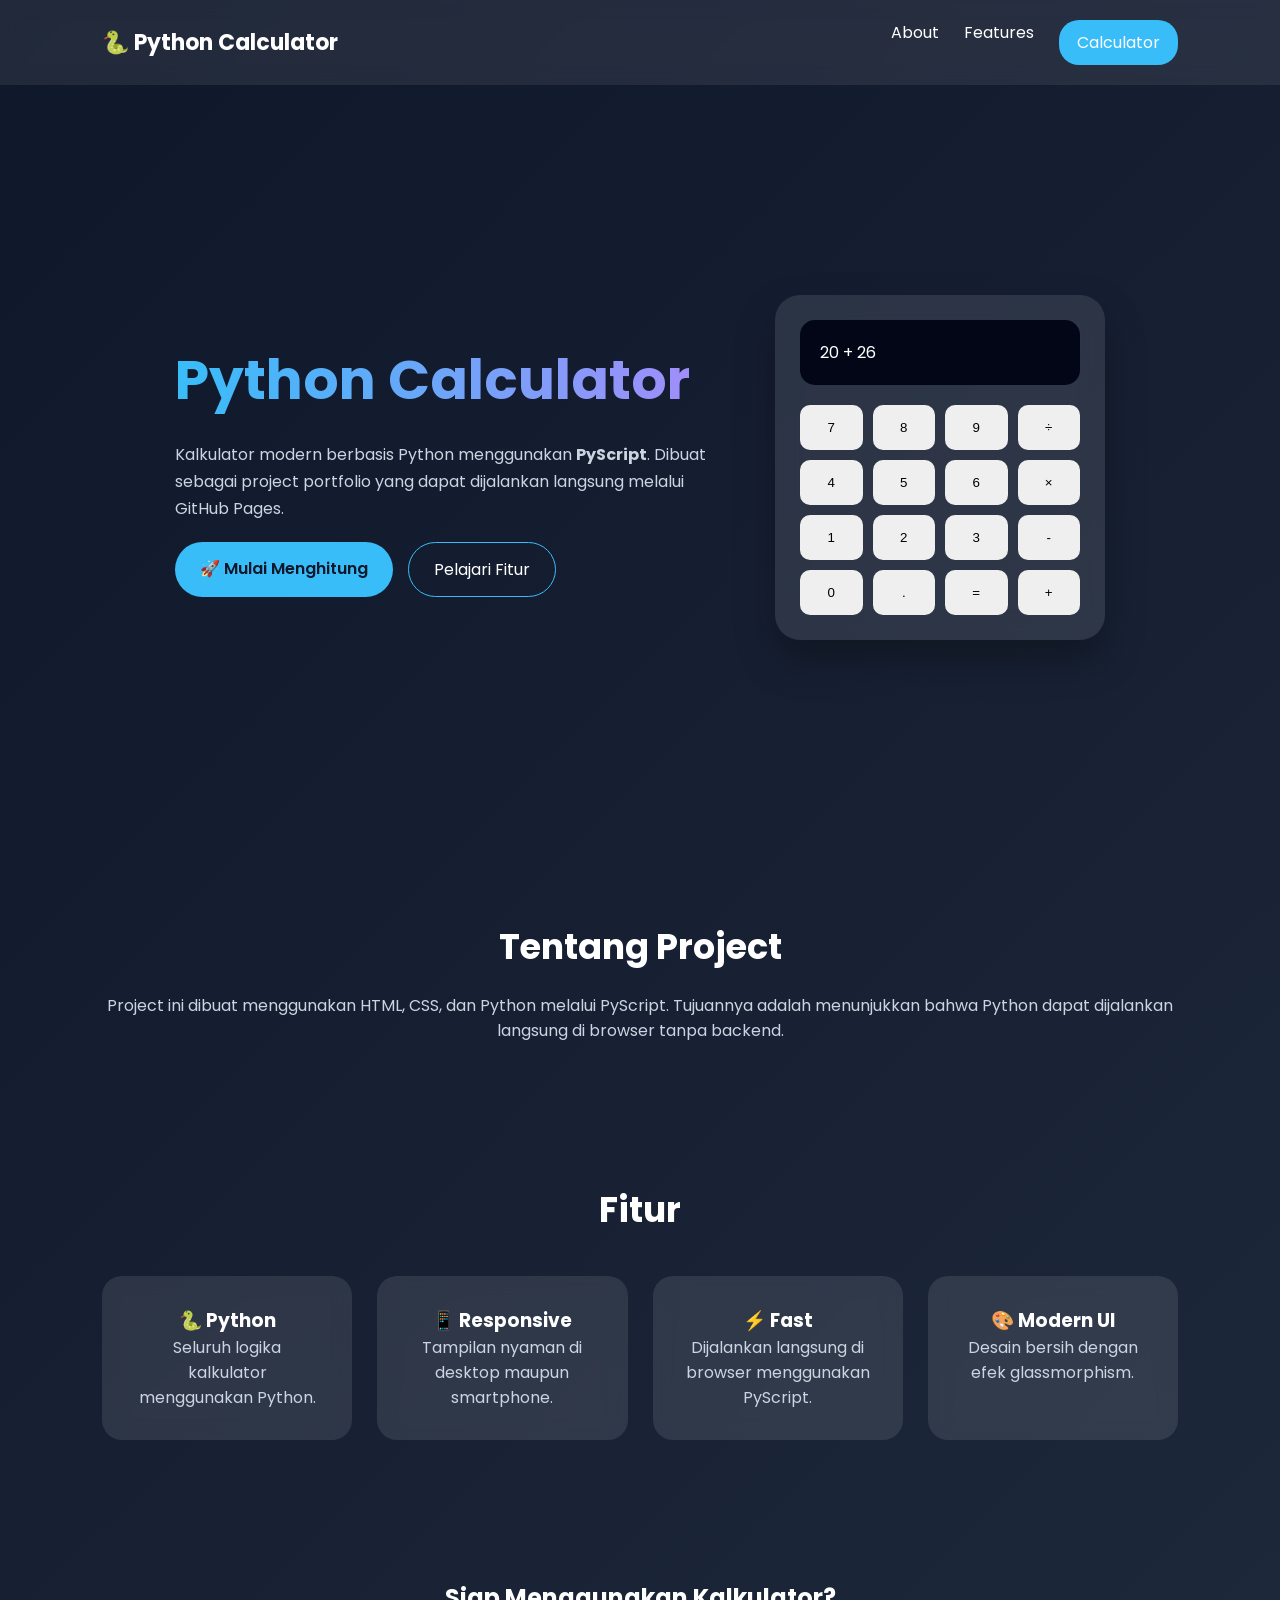
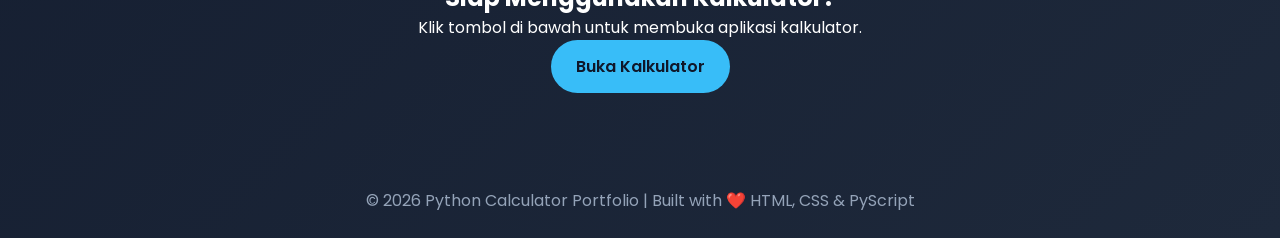
<file: index.html>
<!DOCTYPE html>
<html lang="id">
<head>
    <meta charset="UTF-8">
    <meta name="viewport" content="width=device-width, initial-scale=1.0">
    <title>Python Calculator</title>
    <link rel="stylesheet" href="style.css">
    <!-- Google Font -->
    <link rel="preconnect" href="https://fonts.googleapis.com">
    <link rel="preconnect" href="https://fonts.gstatic.com" crossorigin>
    <link href="https://fonts.googleapis.com/css2?family=Poppins:wght@300;400;600;700&display=swap" rel="stylesheet">
</head>
<body>
    <!-- Header -->
    <header class="navbar">
        <div class="logo">
            🐍 Python Calculator
        </div>
        <nav>
            <a href="#about">About</a>
            <a href="#features">Features</a>
            <a href="calculator.html" class="btn-nav">Calculator</a>
        </nav>
    </header>
    <!-- Hero -->
    <section class="hero">
        <div class="hero-text">
            <h1>Python Calculator</h1>
            <p>
                Kalkulator modern berbasis Python menggunakan
                <strong>PyScript</strong>.
                Dibuat sebagai project portfolio yang dapat dijalankan
                langsung melalui GitHub Pages.
            </p>
            <div class="hero-buttons">
                <a href="calculator.html" class="btn-primary">
                    🚀 Mulai Menghitung
                </a>
                <a href="#features" class="btn-secondary">
                    Pelajari Fitur
                </a>
            </div>
        </div>
        <div class="hero-image">
            <div class="card-preview">
                <div class="display">
                    20 + 26
                </div>
                <div class="preview-buttons">
                    <button>7</button>
                    <button>8</button>
                    <button>9</button>
                    <button>÷</button>

                    <button>4</button>
                    <button>5</button>
                    <button>6</button>
                    <button>×</button>

                    <button>1</button>
                    <button>2</button>
                    <button>3</button>
                    <button>-</button>

                    <button>0</button>
                    <button>.</button>
                    <button>=</button>
                    <button>+</button>
                </div>
            </div>
        </div>
    </section>
    <!-- About -->
    <section id="about" class="section">
        <h2>Tentang Project</h2>
        <p>
            Project ini dibuat menggunakan HTML, CSS,
            dan Python melalui PyScript.
            Tujuannya adalah menunjukkan bahwa Python dapat
            dijalankan langsung di browser tanpa backend.
        </p>
    </section>
    <!-- Features -->
    <section id="features" class="section">
        <h2>Fitur</h2>
        <div class="features">
            <div class="feature-card">
                <h3>🐍 Python</h3>
                <p>Seluruh logika kalkulator menggunakan Python.</p>
            </div>
            <div class="feature-card">
                <h3>📱 Responsive</h3>
                <p>Tampilan nyaman di desktop maupun smartphone.</p>
            </div>
            <div class="feature-card">
                <h3>⚡ Fast</h3>
                <p>Dijalankan langsung di browser menggunakan PyScript.</p>
            </div>
            <div class="feature-card">
                <h3>🎨 Modern UI</h3>
                <p>Desain bersih dengan efek glassmorphism.</p>
            </div>
        </div>
    </section>
    <!-- CTA -->
    <section class="cta">
        <h2>Siap Menggunakan Kalkulator?</h2>
        <p>
            Klik tombol di bawah untuk membuka aplikasi kalkulator.
        </p>
        <a href="calculator.html" class="btn-primary">
            Buka Kalkulator
        </a>
    </section>
    <!-- Footer -->
    <footer>
        <p>
            © 2026 Python Calculator Portfolio |
            Built with ❤️ HTML, CSS & PyScript
        </p>
    </footer>
</body>
</html>
</file>
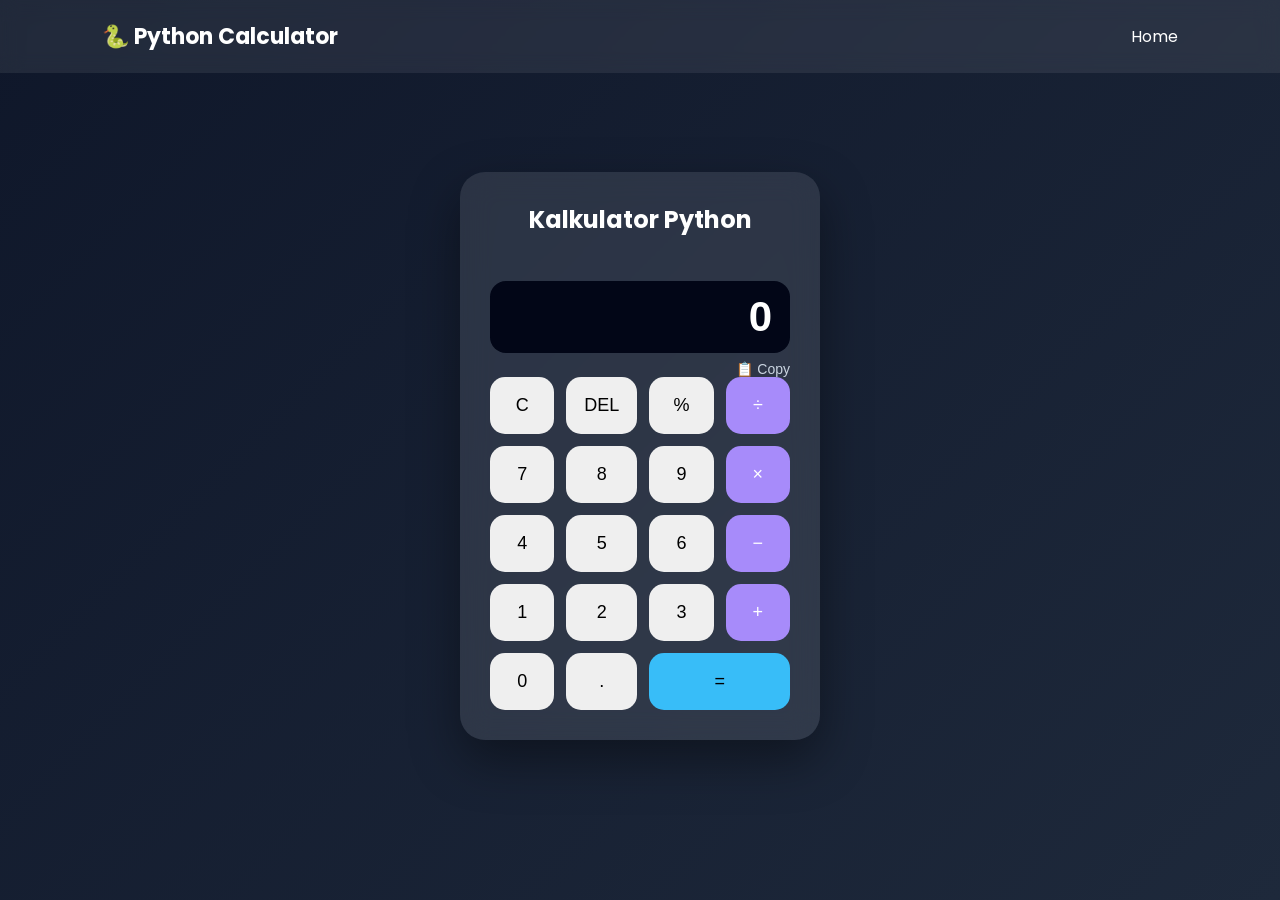
<file: calculator.html>
<!DOCTYPE html>
<html lang="id">
<head>
    <meta charset="UTF-8">
    <meta name="viewport" content="width=device-width, initial-scale=1.0">
    <title>Python Calculator</title>
    <link rel="stylesheet" href="style.css">
    <!-- PyScript -->
    <link rel="stylesheet"
          href="https://pyscript.net/releases/2025.3.1/core.css">
    <script type="module"
            src="https://pyscript.net/releases/2025.3.1/core.js"></script>
    <!-- Google Font -->
    <link rel="preconnect" href="https://fonts.googleapis.com">
    <link rel="preconnect" href="https://fonts.gstatic.com" crossorigin>
    <link href="https://fonts.googleapis.com/css2?family=Poppins:wght@300;400;600;700&display=swap" rel="stylesheet">
</head>
<body>
<header class="navbar">
    <div class="logo">🐍 Python Calculator</div>
    <nav>
        <a href="index.html">Home</a>
    </nav>
</header>
<div class="calculator-container">
    <div class="calculator">
        <h2>Kalkulator Python</h2>
        <div class="display-wrapper">
            <div id="history"></div>
            <input
                id="display"
                type="text"
                readonly
                value="0">
        </div>
        <div class="display-actions">
            <button
                id="copy-btn"
                class="copy-btn"
                onclick="copy_result()">
                📋 Copy
            </button>
        </div>
        
        <div class="buttons">
            <button onclick="clear_display()">C</button>
            <button onclick="delete_last()">DEL</button>
            <button onclick="append('%')">%</button>
            <button class="operator" onclick="append('/')">÷</button>

            <button onclick="append('7')">7</button>
            <button onclick="append('8')">8</button>
            <button onclick="append('9')">9</button>
            <button class="operator" onclick="append('*')">×</button>

            <button onclick="append('4')">4</button>
            <button onclick="append('5')">5</button>
            <button onclick="append('6')">6</button>
            <button class="operator" onclick="append('-')">−</button>

            <button onclick="append('1')">1</button>
            <button onclick="append('2')">2</button>
            <button onclick="append('3')">3</button>
            <button class="operator" onclick="append('+')">+</button>

            <button onclick="append('0')">0</button>
            <button onclick="append('.')">.</button>

            <button class="equal"
                    style="grid-column: span 2;"
                    onclick="calculate()">
                =
            </button>
        </div>
    </div>
</div>

<!-- Memanggil file Python -->
<py-script src="script.py"></py-script>
<!-- <script type="py" src="script.py"></script> -->

</body>
</html>
</file>
<file: style.css>
* {
    margin: 0;
    padding: 0;
    box-sizing: border-box;
}
body {
    font-family: 'Poppins', sans-serif;
    background: linear-gradient(
        135deg,
        #0f172a,
        #1e293b
    );
    color: white;
    min-height: 100vh;
}

/*NAVBAR*/
.navbar {
    width: 100%;
    padding: 20px 8%;
    display: flex;
    justify-content: space-between;
    align-items: center;
    background: rgba(255,255,255,0.08);
    backdrop-filter: blur(10px);
}
.logo {
    font-size: 22px;
    font-weight: 700;
}
nav {
    display: flex;
    gap: 25px;
}
nav a {
    color:white;
    text-decoration:none;
    transition:.3s;
}
nav a:hover {
    color:#38bdf8;
}
.btn-nav {
    background:#38bdf8;
    padding:10px 18px;
    border-radius:20px;
}

/*HERO HOMEPAGE */
.hero {
    min-height:85vh;
    display:flex;
    justify-content:center;
    align-items:center;
    gap:50px;
    padding:50px 8%;
}
.hero-text {
    max-width:550px;
}
.hero-text h1 {
    font-size:55px;
    background:
    linear-gradient(
        90deg,
        #38bdf8,
        #a78bfa
    );
    -webkit-background-clip:text;
    color:transparent;
}
.hero-text p {
    margin:20px 0;
    color:#cbd5e1;
    line-height:1.7;
}
.hero-buttons {
    display:flex;
    gap:15px;
}
.btn-primary,
.btn-secondary {
    display:inline-block;
    padding:14px 25px;
    border-radius:30px;
    text-decoration:none;
    transition:.3s;
}
.btn-primary {
    background:#38bdf8;
    color:#0f172a;
    font-weight:600;
}
.btn-primary:hover {
    transform:translateY(-5px);
}
.btn-secondary {
    border:1px solid #38bdf8;
    color:white;
}

/*CALCULATOR PREVIEW */
.card-preview {
    width:330px;
    padding:25px;
    border-radius:25px;
    background:
    rgba(255,255,255,.1);
    backdrop-filter:blur(15px);
    box-shadow:
    0 20px 40px rgba(0,0,0,.3);
}
.display {
    background:#020617;
    padding:20px;
    border-radius:15px;
    margin-bottom:20px;
}
.preview-buttons {
    display:grid;
    grid-template-columns:repeat(4,1fr);
    gap:10px;
}
.preview-buttons button {
    padding:15px;
    border-radius:10px;
    border:none;
}

/*SECTION */
.section {
    padding:70px 8%;
    text-align:center;
}
.section h2 {
    font-size:35px;
    margin-bottom:20px;
}
.section p {
    color:#cbd5e1;
}
.features {
    margin-top:40px;
    display:grid;
    grid-template-columns:
    repeat(auto-fit,minmax(220px,1fr));
    gap:25px;
}
.feature-card {
    background:
    rgba(255,255,255,.1);
    padding:30px;
    border-radius:20px;
    backdrop-filter:blur(10px);
    transition:.3s;
}
.feature-card:hover {
    transform:translateY(-10px);
}

/*CALCULATOR PAGE */
.calculator-container {
    min-height:85vh;
    display:flex;
    justify-content:center;
    align-items:center;
}
.calculator {
    width:360px;
    padding:30px;
    border-radius:25px;
    background:
    rgba(255,255,255,.1);
    backdrop-filter:blur(15px);
    box-shadow:
    0 20px 50px rgba(0,0,0,.4);
}
.calculator h2 {
    text-align:center;
    margin-bottom:20px;
}
.display-wrapper{
    display:flex;
    flex-direction:column;
    gap:6px;
}
.display-actions{
    display:flex;
    justify-content:flex-end;
    margin-top:8px;
}
.copy-btn{
    background:transparent;
    border:none;
    color:#CBD5E1;
    cursor:pointer;
    font-size:14px;
    transition:.2s;
}
.copy-btn:hover{
    color:white;
}
#history{
    height:18px;
    font-size:15px;
    color:#94a3b8;
    text-align:right;
}
.display-row{
    display:flex;
    align-items:center;
    position:relative;
}
#display{
    width:100%;
    height:72px;
    padding:0 18px;
    background:#020617;
    color:white;
    border:none;
    border-radius:16px;
    font-size:42px;
    font-weight:600;
    text-align:right;
    outline:none;
    overflow:auto;
    scrollbar-width:none;
}
#display::-webkit-scrollbar{
    display:none;
}
.icon-btn{
    position:absolute;
    right:10px;
    border:none;
    background:transparent;
    cursor:pointer;
    font-size:18px;
    opacity:.6;
    transition:.2s;
    top:50%;
    transform:translateY(-50%);
}
.icon-btn:hover{
    opacity:1;
}
.buttons {
    display:grid;
    grid-template-columns:
    repeat(4,1fr);
    gap:12px;
}
.buttons button {
    padding:18px;
    border:none;
    border-radius:15px;
    font-size:18px;
    cursor:pointer;
    transition:.2s;
}
.buttons button:hover {
    transform:scale(1.05);
    background:#38bdf8;
}
.operator {
    background:#a78bfa;
    color:white;
}
.equal {
    background:#38bdf8;
}

/*CTA & FOOTER*/
.cta {
    text-align:center;
    padding:70px 20px;
}
footer {
    text-align:center;
    padding:25px;
    color:#94a3b8;
}

/*RESPONSIVE*/
@media(max-width:800px){
    .navbar {
        flex-direction:column;
        gap:15px;
    }
    .hero {
        flex-direction:column;
        text-align:center;
    }
    .hero-text h1 {
        font-size:40px;
    }
    .hero-buttons {
        justify-content:center;
    }
    nav {
        gap:15px;
    }
}
</file>
